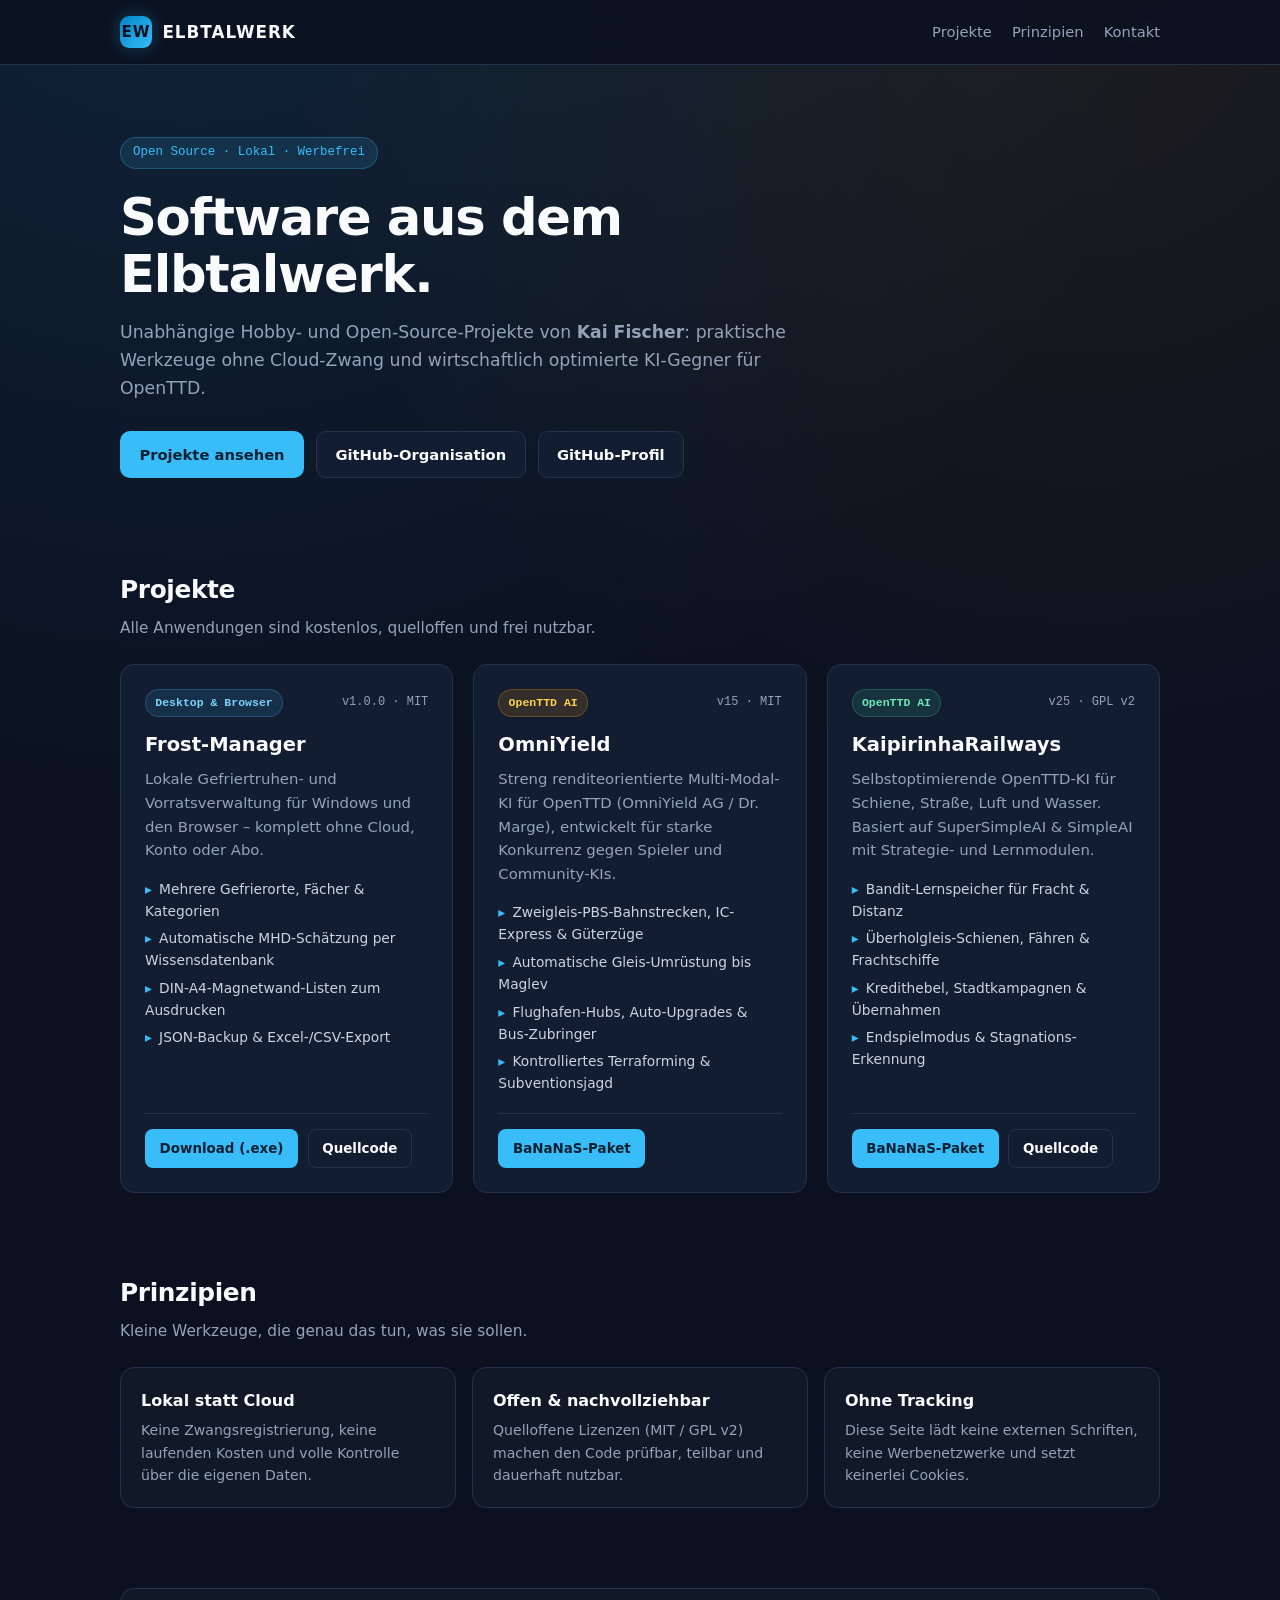
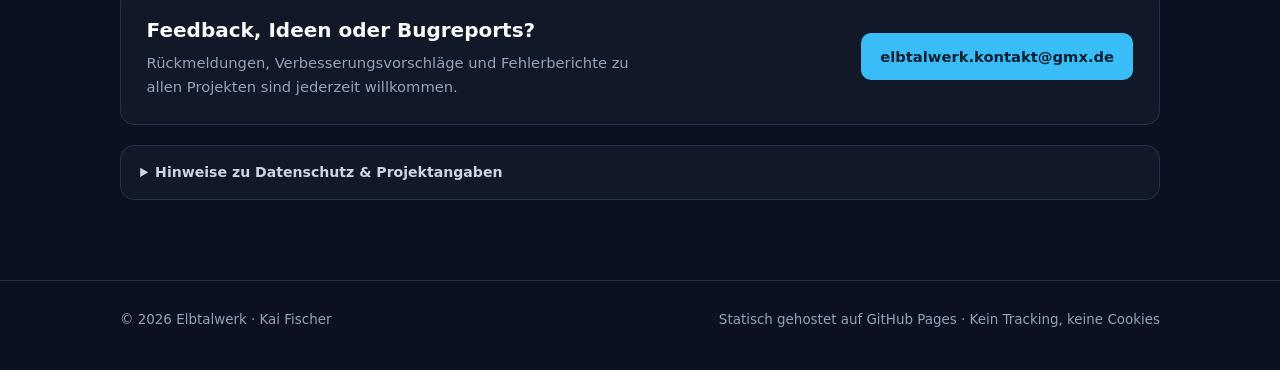
<file: index.html>
<!DOCTYPE html>
<html lang="de">
<head>
  <meta charset="UTF-8" />
  <meta name="viewport" content="width=device-width, initial-scale=1.0" />
  <meta name="description" content="Elbtalwerk – Unabhängige Open-Source-Software, lokale Tools und OpenTTD-KIs von Kai Fischer." />
  <meta name="author" content="Kai Fischer (Elbtalwerk)" />
  <title>Elbtalwerk – Open-Source-Tools &amp; OpenTTD-KIs</title>
  <style>
    :root {
      --bg: #0b1120;
      --bg-elev: #111827;
      --card: #131d31;
      --card-hover: #18253f;
      --border: #23324d;
      --text: #e2e8f0;
      --muted: #94a3b8;
      --accent: #38bdf8;
      --accent-soft: rgba(56, 189, 248, 0.12);
      --amber: #f59e0b;
      --amber-soft: rgba(245, 158, 11, 0.14);
      --green: #34d399;
      --green-soft: rgba(52, 211, 153, 0.12);
      --radius: 14px;
      --maxw: 1080px;
    }

    * {
      box-sizing: border-box;
      margin: 0;
      padding: 0;
    }

    html {
      scroll-behavior: smooth;
    }

    body {
      font-family: system-ui, -apple-system, "Segoe UI", Roboto, Helvetica, Arial, sans-serif;
      background:
        radial-gradient(circle at 15% -10%, rgba(56, 189, 248, 0.12), transparent 42%),
        radial-gradient(circle at 85% 0%, rgba(245, 158, 11, 0.08), transparent 36%),
        var(--bg);
      color: var(--text);
      line-height: 1.6;
      min-height: 100vh;
    }

    a {
      color: var(--accent);
      text-decoration: none;
    }

    a:hover {
      text-decoration: underline;
    }

    .container {
      width: 100%;
      max-width: var(--maxw);
      margin: 0 auto;
      padding: 0 1.25rem;
    }

    /* Header */
    header {
      position: sticky;
      top: 0;
      z-index: 20;
      background: rgba(11, 17, 32, 0.86);
      backdrop-filter: blur(10px);
      border-bottom: 1px solid var(--border);
    }

    .nav {
      display: flex;
      align-items: center;
      justify-content: space-between;
      height: 64px;
      gap: 1rem;
    }

    .brand {
      display: inline-flex;
      align-items: center;
      gap: 0.65rem;
      font-weight: 800;
      font-size: 1.05rem;
      letter-spacing: 0.06em;
      color: #f8fafc;
      text-transform: uppercase;
    }

    .brand:hover {
      text-decoration: none;
    }

    .brand-mark {
      width: 32px;
      height: 32px;
      border-radius: 9px;
      background: linear-gradient(135deg, #0284c7, #38bdf8);
      color: #0b1120;
      display: grid;
      place-items: center;
      font-weight: 900;
      font-size: 0.95rem;
      box-shadow: 0 0 18px rgba(56, 189, 248, 0.25);
    }

    nav ul {
      display: flex;
      list-style: none;
      gap: 1.25rem;
      font-size: 0.92rem;
    }

    nav a {
      color: var(--muted);
      font-weight: 500;
      transition: color 0.15s ease;
    }

    nav a:hover {
      color: #f8fafc;
      text-decoration: none;
    }

    /* Hero */
    .hero {
      padding: 4.5rem 0 3.25rem;
    }

    .eyebrow {
      display: inline-flex;
      align-items: center;
      gap: 0.5rem;
      font-family: ui-monospace, SFMono-Regular, Menlo, Consolas, monospace;
      font-size: 0.78rem;
      color: var(--accent);
      background: var(--accent-soft);
      border: 1px solid rgba(56, 189, 248, 0.28);
      padding: 0.3rem 0.75rem;
      border-radius: 999px;
      margin-bottom: 1.25rem;
    }

    .hero h1 {
      font-size: clamp(2.1rem, 5vw, 3.2rem);
      line-height: 1.12;
      font-weight: 800;
      letter-spacing: -0.025em;
      color: #f8fafc;
      max-width: 18ch;
      margin-bottom: 1rem;
    }

    .hero p {
      font-size: 1.08rem;
      color: var(--muted);
      max-width: 62ch;
      margin-bottom: 1.8rem;
    }

    .hero-actions {
      display: flex;
      flex-wrap: wrap;
      gap: 0.75rem;
    }

    .btn {
      display: inline-flex;
      align-items: center;
      justify-content: center;
      gap: 0.45rem;
      padding: 0.68rem 1.15rem;
      border-radius: 10px;
      font-weight: 600;
      font-size: 0.92rem;
      border: 1px solid var(--border);
      background: var(--card);
      color: #f8fafc;
      transition: transform 0.12s ease, background 0.15s ease, border-color 0.15s ease;
    }

    .btn:hover {
      text-decoration: none;
      background: var(--card-hover);
      border-color: #3b5278;
      transform: translateY(-1px);
    }

    .btn-primary {
      background: var(--accent);
      color: #082032;
      border-color: transparent;
    }

    .btn-primary:hover {
      background: #7dd3fc;
      color: #082032;
      border-color: transparent;
    }

    /* Sections */
    section {
      padding: 2.5rem 0;
    }

    .section-head {
      margin-bottom: 1.5rem;
    }

    .section-head h2 {
      font-size: 1.55rem;
      font-weight: 700;
      color: #f8fafc;
      letter-spacing: -0.015em;
      margin-bottom: 0.35rem;
    }

    .section-head p {
      color: var(--muted);
      font-size: 0.96rem;
    }

    /* Project Grid */
    .grid-3 {
      display: grid;
      grid-template-columns: repeat(auto-fit, minmax(300px, 1fr));
      gap: 1.25rem;
    }

    .card {
      background: var(--card);
      border: 1px solid var(--border);
      border-radius: var(--radius);
      padding: 1.5rem;
      display: flex;
      flex-direction: column;
      justify-content: space-between;
      gap: 1.2rem;
      transition: border-color 0.18s ease, transform 0.18s ease;
    }

    .card:hover {
      border-color: #385078;
      transform: translateY(-2px);
    }

    .card-top {
      display: flex;
      align-items: center;
      justify-content: space-between;
      gap: 0.5rem;
      margin-bottom: 0.75rem;
      flex-wrap: wrap;
    }

    .tag {
      font-family: ui-monospace, SFMono-Regular, Menlo, Consolas, monospace;
      font-size: 0.72rem;
      font-weight: 600;
      padding: 0.22rem 0.58rem;
      border-radius: 999px;
      border: 1px solid transparent;
    }

    .tag-blue {
      color: #7dd3fc;
      background: var(--accent-soft);
      border-color: rgba(56, 189, 248, 0.25);
    }

    .tag-amber {
      color: #fcd34d;
      background: var(--amber-soft);
      border-color: rgba(245, 158, 11, 0.28);
    }

    .tag-green {
      color: #6ee7b7;
      background: var(--green-soft);
      border-color: rgba(52, 211, 153, 0.25);
    }

    .version {
      font-family: ui-monospace, SFMono-Regular, Menlo, Consolas, monospace;
      font-size: 0.75rem;
      color: var(--muted);
    }

    .card h3 {
      font-size: 1.22rem;
      color: #f8fafc;
      margin-bottom: 0.5rem;
    }

    .card p {
      font-size: 0.93rem;
      color: var(--muted);
      margin-bottom: 0.9rem;
    }

    .features {
      list-style: none;
      display: grid;
      gap: 0.35rem;
      font-size: 0.86rem;
      color: #cbd5e1;
    }

    .features li::before {
      content: "▸";
      color: var(--accent);
      margin-right: 0.45rem;
    }

    .card-links {
      display: flex;
      flex-wrap: wrap;
      gap: 0.6rem;
      padding-top: 0.9rem;
      border-top: 1px solid var(--border);
    }

    .card-links .btn {
      font-size: 0.84rem;
      padding: 0.5rem 0.85rem;
      border-radius: 8px;
    }

    /* Principles */
    .pillars {
      display: grid;
      grid-template-columns: repeat(auto-fit, minmax(240px, 1fr));
      gap: 1rem;
    }

    .pillar {
      background: var(--bg-elev);
      border: 1px solid var(--border);
      border-radius: var(--radius);
      padding: 1.25rem;
    }

    .pillar h3 {
      font-size: 1rem;
      color: #f8fafc;
      margin-bottom: 0.35rem;
    }

    .pillar p {
      font-size: 0.88rem;
      color: var(--muted);
    }

    /* Contact & Legal */
    .contact-box {
      background: var(--bg-elev);
      border: 1px solid var(--border);
      border-radius: var(--radius);
      padding: 1.6rem;
      display: flex;
      flex-wrap: wrap;
      align-items: center;
      justify-content: space-between;
      gap: 1.25rem;
    }

    .contact-box h2 {
      font-size: 1.25rem;
      color: #f8fafc;
      margin-bottom: 0.3rem;
    }

    .contact-box p {
      color: var(--muted);
      font-size: 0.92rem;
      max-width: 55ch;
    }

    details {
      margin-top: 1.25rem;
      background: var(--bg-elev);
      border: 1px solid var(--border);
      border-radius: var(--radius);
      padding: 0.95rem 1.2rem;
      font-size: 0.88rem;
      color: var(--muted);
    }

    summary {
      cursor: pointer;
      font-weight: 600;
      color: #cbd5e1;
      user-select: none;
    }

    details p {
      margin-top: 0.65rem;
    }

    footer {
      margin-top: 2.5rem;
      border-top: 1px solid var(--border);
      padding: 1.75rem 0 2.5rem;
      font-size: 0.84rem;
      color: var(--muted);
    }

    .footer-inner {
      display: flex;
      flex-wrap: wrap;
      justify-content: space-between;
      gap: 0.75rem;
    }

    @media (max-width: 600px) {
      .hero {
        padding: 3rem 0 2rem;
      }
      nav ul {
        gap: 0.85rem;
        font-size: 0.85rem;
      }
    }
  </style>
</head>
<body>
  <header>
    <div class="container nav">
      <a class="brand" href="#top">
        <span class="brand-mark" aria-hidden="true">EW</span>
        <span>Elbtalwerk</span>
      </a>
      <nav aria-label="Hauptnavigation">
        <ul>
          <li><a href="#projekte">Projekte</a></li>
          <li><a href="#prinzipien">Prinzipien</a></li>
          <li><a href="#kontakt">Kontakt</a></li>
        </ul>
      </nav>
    </div>
  </header>

  <main id="top" class="container">
    <section class="hero">
      <div class="eyebrow">Open Source · Lokal · Werbefrei</div>
      <h1>Software aus dem Elbtalwerk.</h1>
      <p>
        Unabhängige Hobby- und Open-Source-Projekte von <strong>Kai Fischer</strong>:
        praktische Werkzeuge ohne Cloud-Zwang und wirtschaftlich optimierte KI-Gegner für OpenTTD.
      </p>
      <div class="hero-actions">
        <a class="btn btn-primary" href="#projekte">Projekte ansehen</a>
        <a class="btn" href="https://github.com/Elbtalwerk" target="_blank" rel="noopener noreferrer">GitHub-Organisation</a>
        <a class="btn" href="https://github.com/KaipirinhaReal" target="_blank" rel="noopener noreferrer">GitHub-Profil</a>
      </div>
    </section>

    <section id="projekte">
      <div class="section-head">
        <h2>Projekte</h2>
        <p>Alle Anwendungen sind kostenlos, quelloffen und frei nutzbar.</p>
      </div>

      <div class="grid-3">
        <!-- Frost-Manager -->
        <article class="card">
          <div>
            <div class="card-top">
              <span class="tag tag-blue">Desktop &amp; Browser</span>
              <span class="version">v1.0.0 · MIT</span>
            </div>
            <h3>Frost-Manager</h3>
            <p>
              Lokale Gefriertruhen- und Vorratsverwaltung für Windows und den Browser –
              komplett ohne Cloud, Konto oder Abo.
            </p>
            <ul class="features">
              <li>Mehrere Gefrierorte, Fächer &amp; Kategorien</li>
              <li>Automatische MHD-Schätzung per Wissensdatenbank</li>
              <li>DIN-A4-Magnetwand-Listen zum Ausdrucken</li>
              <li>JSON-Backup &amp; Excel-/CSV-Export</li>
            </ul>
          </div>
          <div class="card-links">
            <a class="btn btn-primary" href="https://github.com/KaipirinhaReal/Frost-Manager/releases" target="_blank" rel="noopener noreferrer">Download (.exe)</a>
            <a class="btn" href="https://github.com/KaipirinhaReal/Frost-Manager" target="_blank" rel="noopener noreferrer">Quellcode</a>
          </div>
        </article>

        <!-- OmniYield -->
        <article class="card">
          <div>
            <div class="card-top">
              <span class="tag tag-amber">OpenTTD AI</span>
              <span class="version">v15 · MIT</span>
            </div>
            <h3>OmniYield</h3>
            <p>
              Streng renditeorientierte Multi-Modal-KI für OpenTTD (OmniYield AG / Dr. Marge),
              entwickelt für starke Konkurrenz gegen Spieler und Community-KIs.
            </p>
            <ul class="features">
              <li>Zweigleis-PBS-Bahnstrecken, IC-Express &amp; Güterzüge</li>
              <li>Automatische Gleis-Umrüstung bis Maglev</li>
              <li>Flughafen-Hubs, Auto-Upgrades &amp; Bus-Zubringer</li>
              <li>Kontrolliertes Terraforming &amp; Subventionsjagd</li>
            </ul>
          </div>
          <div class="card-links">
            <a class="btn btn-primary" href="https://bananas.openttd.org/package/ai/4f4d4e59" target="_blank" rel="noopener noreferrer">BaNaNaS-Paket</a>
          </div>
        </article>

        <!-- KaipirinhaRailways -->
        <article class="card">
          <div>
            <div class="card-top">
              <span class="tag tag-green">OpenTTD AI</span>
              <span class="version">v25 · GPL v2</span>
            </div>
            <h3>KaipirinhaRailways</h3>
            <p>
              Selbstoptimierende OpenTTD-KI für Schiene, Straße, Luft und Wasser.
              Basiert auf SuperSimpleAI &amp; SimpleAI mit Strategie- und Lernmodulen.
            </p>
            <ul class="features">
              <li>Bandit-Lernspeicher für Fracht &amp; Distanz</li>
              <li>Überholgleis-Schienen, Fähren &amp; Frachtschiffe</li>
              <li>Kredithebel, Stadtkampagnen &amp; Übernahmen</li>
              <li>Endspielmodus &amp; Stagnations-Erkennung</li>
            </ul>
          </div>
          <div class="card-links">
            <a class="btn btn-primary" href="https://bananas.openttd.org/package/ai/4b505257" target="_blank" rel="noopener noreferrer">BaNaNaS-Paket</a>
            <a class="btn" href="https://github.com/KaipirinhaReal/KaipirinhaRailways" target="_blank" rel="noopener noreferrer">Quellcode</a>
          </div>
        </article>
      </div>
    </section>

    <section id="prinzipien">
      <div class="section-head">
        <h2>Prinzipien</h2>
        <p>Kleine Werkzeuge, die genau das tun, was sie sollen.</p>
      </div>

      <div class="pillars">
        <div class="pillar">
          <h3>Lokal statt Cloud</h3>
          <p>Keine Zwangsregistrierung, keine laufenden Kosten und volle Kontrolle über die eigenen Daten.</p>
        </div>
        <div class="pillar">
          <h3>Offen &amp; nachvollziehbar</h3>
          <p>Quelloffene Lizenzen (MIT / GPL v2) machen den Code prüfbar, teilbar und dauerhaft nutzbar.</p>
        </div>
        <div class="pillar">
          <h3>Ohne Tracking</h3>
          <p>Diese Seite lädt keine externen Schriften, keine Werbenetzwerke und setzt keinerlei Cookies.</p>
        </div>
      </div>
    </section>

    <section id="kontakt">
      <div class="contact-box">
        <div>
          <h2>Feedback, Ideen oder Bugreports?</h2>
          <p>
            Rückmeldungen, Verbesserungsvorschläge und Fehlerberichte zu allen Projekten sind jederzeit willkommen.
          </p>
        </div>
        <a class="btn btn-primary" href="mailto:elbtalwerk.kontakt@gmx.de">elbtalwerk.kontakt@gmx.de</a>
      </div>

      <details>
        <summary>Hinweise zu Datenschutz &amp; Projektangaben</summary>
        <p>
          <strong>Verantwortlich für diese nicht-kommerzielle Projektseite:</strong><br />
          Kai Fischer (Elbtalwerk) · Kontakt: <a href="mailto:elbtalwerk.kontakt@gmx.de">elbtalwerk.kontakt@gmx.de</a>
          <!-- Optional: Falls du eine vollständige Anschrift nach § 5 DDG angeben möchtest, hier ergänzen. -->
        </p>
        <p>
          <strong>Datenschutz &amp; Hosting:</strong> Diese statische Website wird über <em>GitHub Pages</em>
          (GitHub, Inc., USA) bereitgestellt. Beim Aufruf können durch den Hostinganbieter technisch notwendige
          Server-Logdaten (z. B. IP-Adresse und Zeitpunkt des Abrufs) verarbeitet werden. Diese Seite selbst
          verwendet keine Cookies, kein Tracking, keine Analyse-Tools und lädt keine externen Schriften oder Skripte.
        </p>
      </details>
    </section>
  </main>

  <footer>
    <div class="container footer-inner">
      <span>© 2026 Elbtalwerk · Kai Fischer</span>
      <span>Statisch gehostet auf GitHub Pages · Kein Tracking, keine Cookies</span>
    </div>
  </footer>
</body>
</html>
</file>
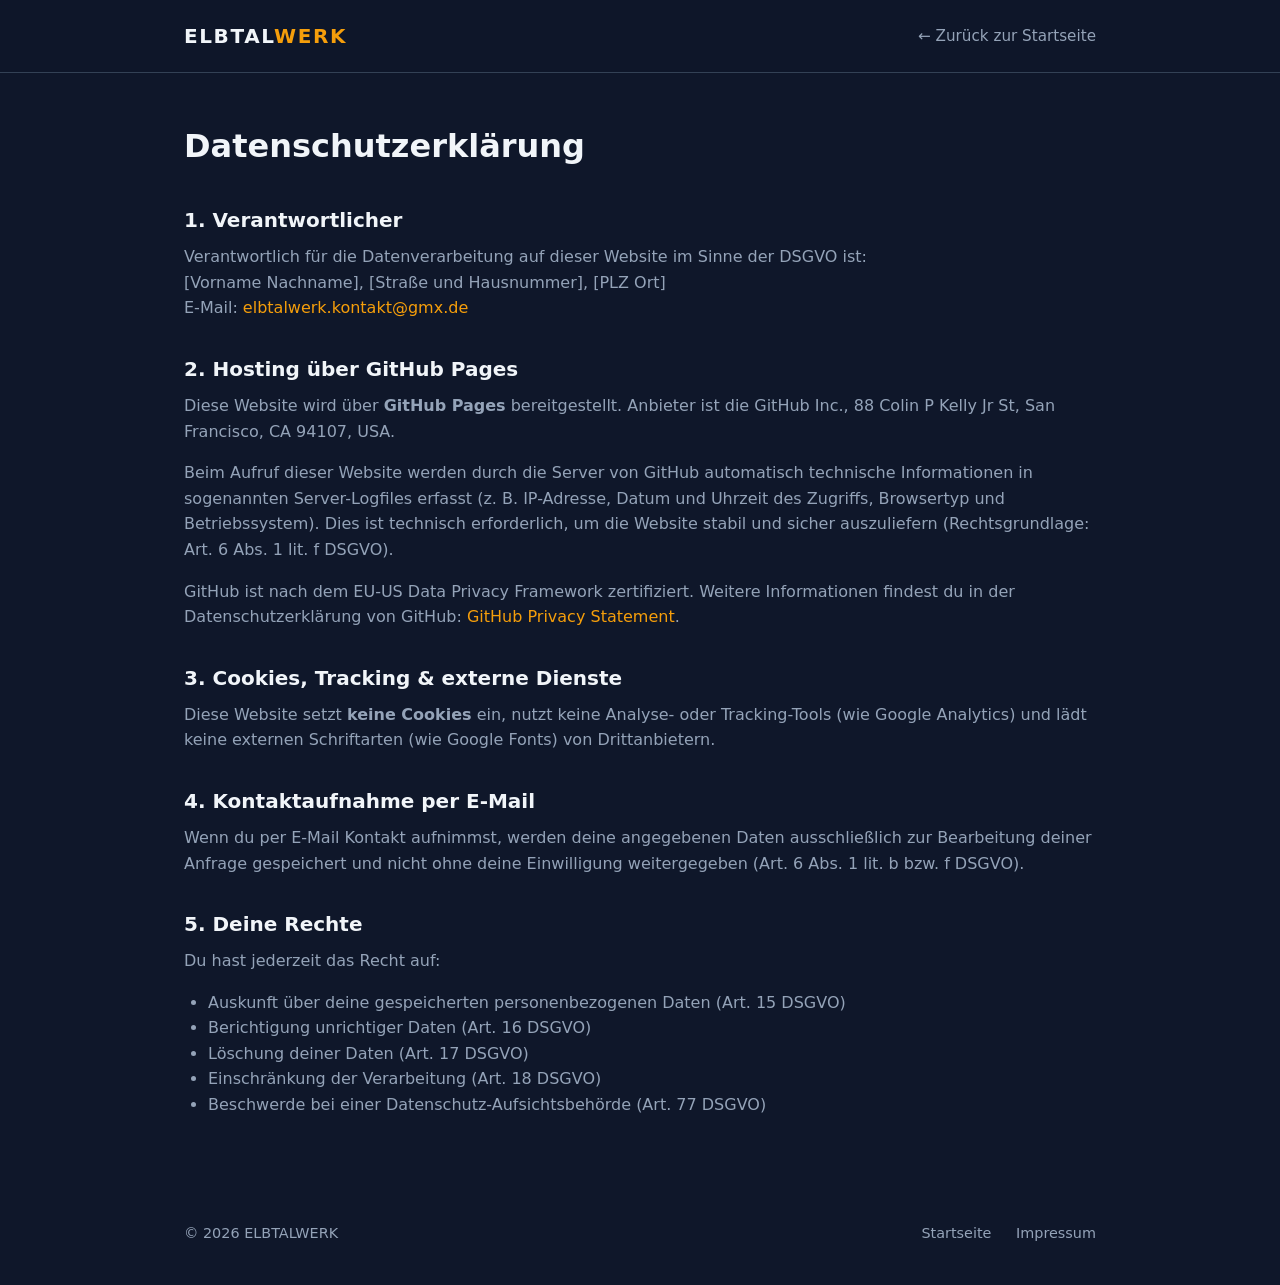
<file: datenschutz.html>
<!DOCTYPE html>
<html lang="de">
<head>
  <meta charset="UTF-8">
  <meta name="viewport" content="width=device-width, initial-scale=1.0">
  <title>Datenschutz – ELBTALWERK</title>
  <link rel="stylesheet" href="style.css">
</head>
<body>

  <header>
    <div class="container nav-wrap">
      <a href="index.html" class="brand">ELBTAL<span>WERK</span></a>
      <nav>
        <a href="index.html">← Zurück zur Startseite</a>
      </nav>
    </div>
  </header>

  <main class="container legal" style="padding: 3rem 1.5rem;">
    <h1>Datenschutzerklärung</h1>

    <h2>1. Verantwortlicher</h2>
    <p>
      Verantwortlich für die Datenverarbeitung auf dieser Website im Sinne der DSGVO ist:<br>
      [Vorname Nachname], [Straße und Hausnummer], [PLZ Ort]<br>
      E-Mail: <a href="mailto:elbtalwerk.kontakt@gmx.de">elbtalwerk.kontakt@gmx.de</a>
    </p>

    <h2>2. Hosting über GitHub Pages</h2>
    <p>
      Diese Website wird über <strong>GitHub Pages</strong> bereitgestellt. Anbieter ist die GitHub Inc., 88 Colin P Kelly Jr St, San Francisco, CA 94107, USA.
    </p>
    <p>
      Beim Aufruf dieser Website werden durch die Server von GitHub automatisch technische Informationen in sogenannten Server-Logfiles erfasst (z. B. IP-Adresse, Datum und Uhrzeit des Zugriffs, Browsertyp und Betriebssystem). Dies ist technisch erforderlich, um die Website stabil und sicher auszuliefern (Rechtsgrundlage: Art. 6 Abs. 1 lit. f DSGVO).
    </p>
    <p>
      GitHub ist nach dem EU-US Data Privacy Framework zertifiziert. Weitere Informationen findest du in der Datenschutzerklärung von GitHub:
      <a href="https://docs.github.com/de/site-policy/privacy-policies/github-general-privacy-statement" target="_blank" rel="noopener">GitHub Privacy Statement</a>.
    </p>

    <h2>3. Cookies, Tracking &amp; externe Dienste</h2>
    <p>
      Diese Website setzt <strong>keine Cookies</strong> ein, nutzt keine Analyse- oder Tracking-Tools (wie Google Analytics) und lädt keine externen Schriftarten (wie Google Fonts) von Drittanbietern.
    </p>

    <h2>4. Kontaktaufnahme per E-Mail</h2>
    <p>
      Wenn du per E-Mail Kontakt aufnimmst, werden deine angegebenen Daten ausschließlich zur Bearbeitung deiner Anfrage gespeichert und nicht ohne deine Einwilligung weitergegeben (Art. 6 Abs. 1 lit. b bzw. f DSGVO).
    </p>

    <h2>5. Deine Rechte</h2>
    <p>Du hast jederzeit das Recht auf:</p>
    <ul>
      <li>Auskunft über deine gespeicherten personenbezogenen Daten (Art. 15 DSGVO)</li>
      <li>Berichtigung unrichtiger Daten (Art. 16 DSGVO)</li>
      <li>Löschung deiner Daten (Art. 17 DSGVO)</li>
      <li>Einschränkung der Verarbeitung (Art. 18 DSGVO)</li>
      <li>Beschwerde bei einer Datenschutz-Aufsichtsbehörde (Art. 77 DSGVO)</li>
    </ul>
  </main>

  <footer>
    <div class="container footer-wrap">
      <div>© 2026 ELBTALWERK</div>
      <div class="footer-links">
        <a href="index.html">Startseite</a>
        <a href="impressum.html">Impressum</a>
      </div>
    </div>
  </footer>

</body>
</html>
</file>
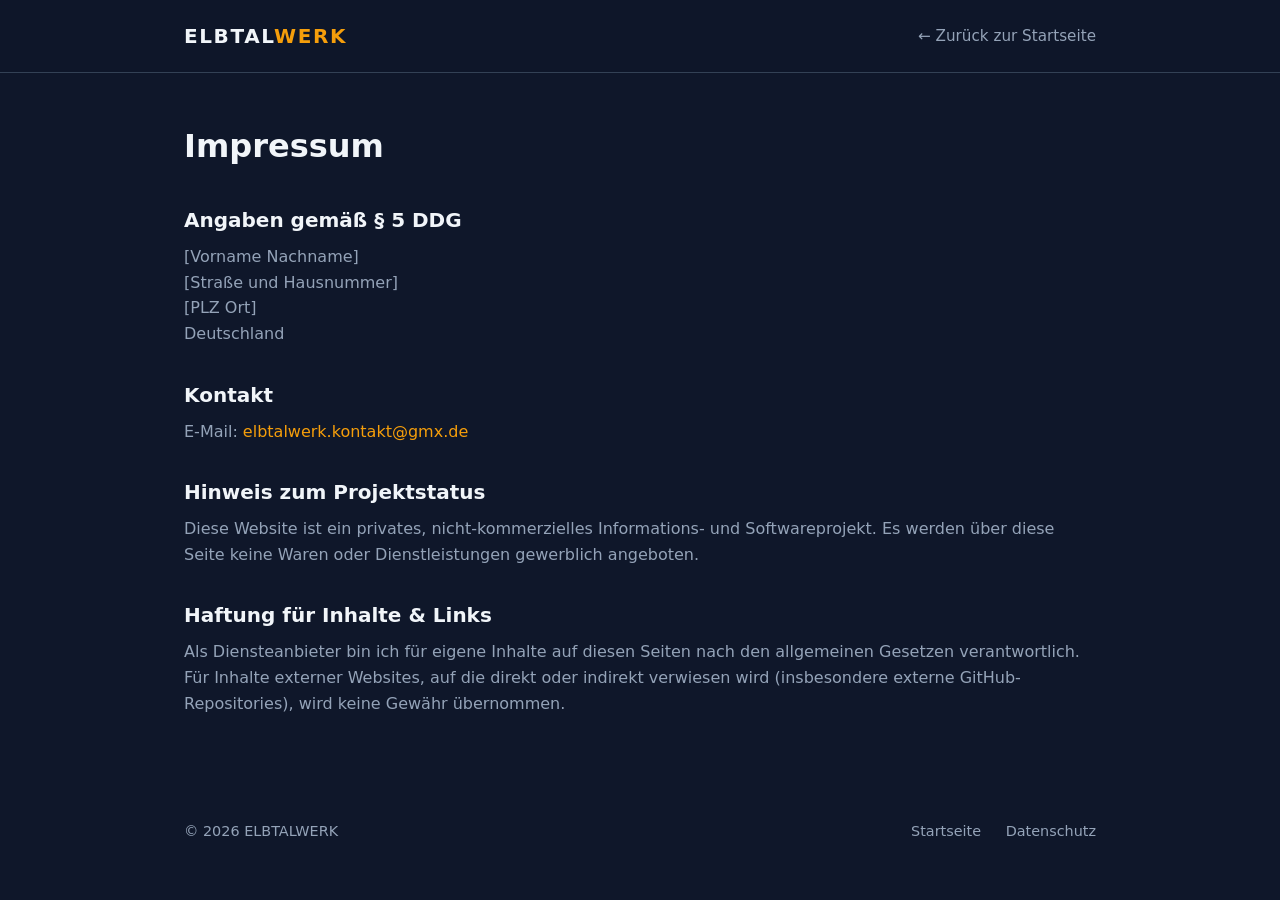
<file: impressum.html>
<!DOCTYPE html>
<html lang="de">
<head>
  <meta charset="UTF-8">
  <meta name="viewport" content="width=device-width, initial-scale=1.0">
  <title>Impressum – ELBTALWERK</title>
  <link rel="stylesheet" href="style.css">
</head>
<body>

  <header>
    <div class="container nav-wrap">
      <a href="index.html" class="brand">ELBTAL<span>WERK</span></a>
      <nav>
        <a href="index.html">← Zurück zur Startseite</a>
      </nav>
    </div>
  </header>

  <main class="container legal" style="padding: 3rem 1.5rem;">
    <h1>Impressum</h1>

    <h2>Angaben gemäß § 5 DDG</h2>
    <p>
      [Vorname Nachname]<br>
      [Straße und Hausnummer]<br>
      [PLZ Ort]<br>
      Deutschland
    </p>

    <h2>Kontakt</h2>
    <p>
      E-Mail: <a href="mailto:elbtalwerk.kontakt@gmx.de">elbtalwerk.kontakt@gmx.de</a>
    </p>

    <h2>Hinweis zum Projektstatus</h2>
    <p>
      Diese Website ist ein privates, nicht-kommerzielles Informations- und Softwareprojekt. Es werden über diese Seite keine Waren oder Dienstleistungen gewerblich angeboten.
    </p>

    <h2>Haftung für Inhalte &amp; Links</h2>
    <p>
      Als Diensteanbieter bin ich für eigene Inhalte auf diesen Seiten nach den allgemeinen Gesetzen verantwortlich. Für Inhalte externer Websites, auf die direkt oder indirekt verwiesen wird (insbesondere externe GitHub-Repositories), wird keine Gewähr übernommen.
    </p>
  </main>

  <footer>
    <div class="container footer-wrap">
      <div>© 2026 ELBTALWERK</div>
      <div class="footer-links">
        <a href="index.html">Startseite</a>
        <a href="datenschutz.html">Datenschutz</a>
      </div>
    </div>
  </footer>

</body>
</html>
</file>
<file: style.css>
:root {
  --bg: #0f172a;
  --surface: #1e293b;
  --border: #334155;
  --text: #f1f5f9;
  --muted: #94a3b8;
  --accent: #f59e0b;
  --accent-hover: #d97706;
}

* {
  box-sizing: border-box;
  margin: 0;
  padding: 0;
}

body {
  font-family: system-ui, -apple-system, BlinkMacSystemFont, "Segoe UI", Roboto, sans-serif;
  background-color: var(--bg);
  color: var(--text);
  line-height: 1.6;
}

a {
  color: var(--accent);
  text-decoration: none;
}

a:hover {
  text-decoration: underline;
}

.container {
  max-width: 960px;
  margin: 0 auto;
  padding: 0 1.5rem;
}

/* Header & Navigation */
header {
  border-bottom: 1px solid var(--border);
  padding: 1.25rem 0;
  position: sticky;
  top: 0;
  background-color: rgba(15, 23, 42, 0.95);
  backdrop-filter: blur(6px);
  z-index: 10;
}

.nav-wrap {
  display: flex;
  justify-content: space-between;
  align-items: center;
  flex-wrap: wrap;
  gap: 1rem;
}

.brand {
  font-size: 1.25rem;
  font-weight: 800;
  letter-spacing: 0.08em;
  color: var(--text);
}

.brand span {
  color: var(--accent);
}

nav a {
  color: var(--muted);
  margin-left: 1.5rem;
  font-size: 0.95rem;
  font-weight: 500;
}

nav a:hover {
  color: var(--text);
  text-decoration: none;
}

/* Hero */
.hero {
  padding: 5rem 0 4rem;
  border-bottom: 1px solid var(--border);
}

.hero h1 {
  font-size: clamp(2rem, 5vw, 3rem);
  line-height: 1.15;
  margin-bottom: 1rem;
}

.hero p {
  color: var(--muted);
  font-size: 1.15rem;
  max-width: 620px;
  margin-bottom: 2rem;
}

.btn {
  display: inline-block;
  background-color: var(--accent);
  color: #0f172a;
  font-weight: 700;
  padding: 0.75rem 1.5rem;
  border-radius: 6px;
  transition: background-color 0.2s;
}

.btn:hover {
  background-color: var(--accent-hover);
  text-decoration: none;
}

.btn-outline {
  background-color: transparent;
  color: var(--text);
  border: 1px solid var(--border);
  margin-left: 0.75rem;
}

.btn-outline:hover {
  border-color: var(--accent);
  background-color: transparent;
}

/* Sektionen & Cards */
section {
  padding: 4rem 0;
  border-bottom: 1px solid var(--border);
}

h2 {
  font-size: 1.75rem;
  margin-bottom: 0.5rem;
}

.section-sub {
  color: var(--muted);
  margin-bottom: 2rem;
}

.grid {
  display: grid;
  grid-template-columns: repeat(auto-fit, minmax(280px, 1fr));
  gap: 1.5rem;
}

.card {
  background-color: var(--surface);
  border: 1px solid var(--border);
  border-radius: 8px;
  padding: 1.5rem;
  display: flex;
  flex-direction: column;
  justify-content: space-between;
}

.card h3 {
  margin-bottom: 0.5rem;
  font-size: 1.25rem;
}

.card p {
  color: var(--muted);
  font-size: 0.95rem;
  margin-bottom: 1.25rem;
}

.badge {
  display: inline-block;
  font-size: 0.75rem;
  font-weight: 700;
  text-transform: uppercase;
  padding: 0.2rem 0.6rem;
  border-radius: 999px;
  margin-bottom: 0.75rem;
  width: fit-content;
}

.badge-live {
  background-color: rgba(34, 197, 94, 0.15);
  color: #4ade80;
}

.badge-wip {
  background-color: rgba(245, 158, 11, 0.15);
  color: var(--accent);
}

/* Rechtstexte */
.legal h1 {
  font-size: 2rem;
  margin-bottom: 1.5rem;
}

.legal h2 {
  font-size: 1.25rem;
  margin-top: 2rem;
  margin-bottom: 0.5rem;
}

.legal p, .legal ul {
  color: var(--muted);
  margin-bottom: 1rem;
}

.legal ul {
  padding-left: 1.5rem;
}

/* Footer */
footer {
  padding: 2.5rem 0;
  color: var(--muted);
  font-size: 0.9rem;
}

.footer-wrap {
  display: flex;
  justify-content: space-between;
  flex-wrap: wrap;
  gap: 1rem;
}

.footer-links a {
  color: var(--muted);
  margin-left: 1.25rem;
}

.footer-links a:hover {
  color: var(--text);
}
</file>
